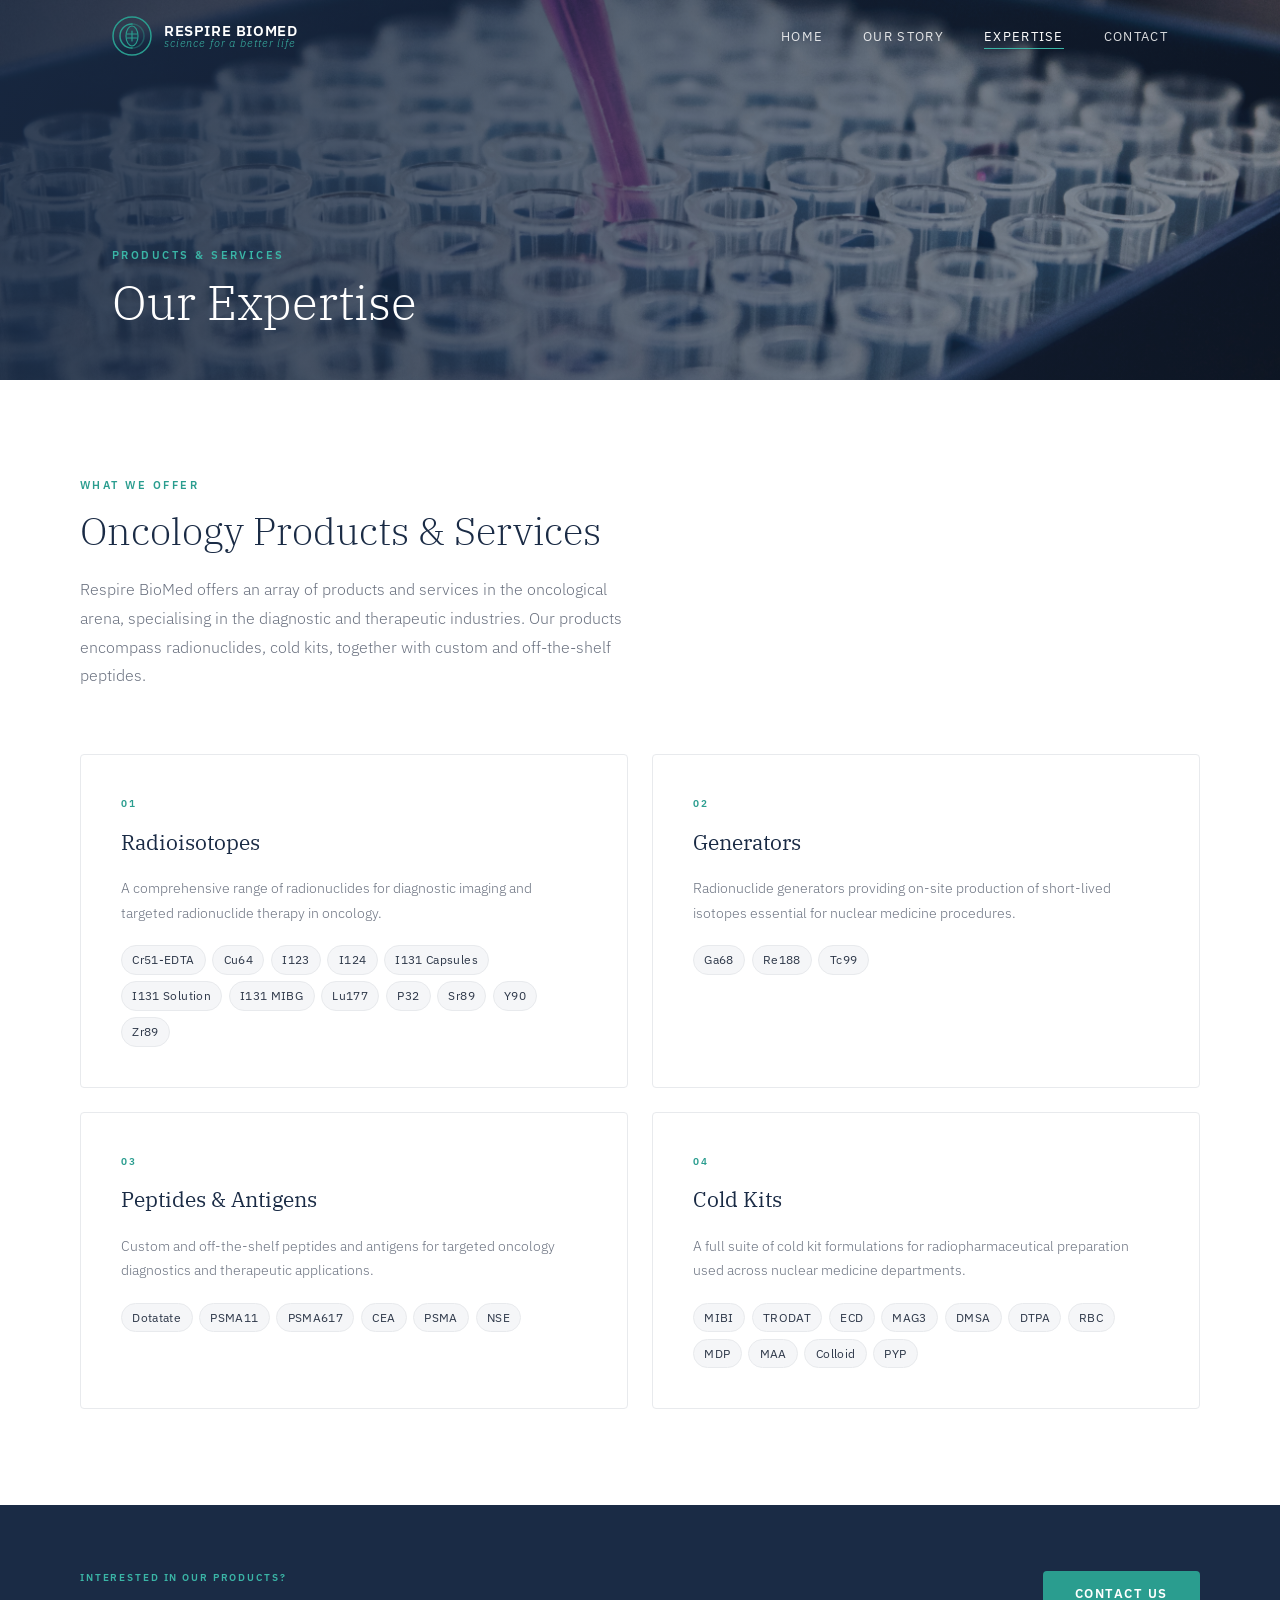
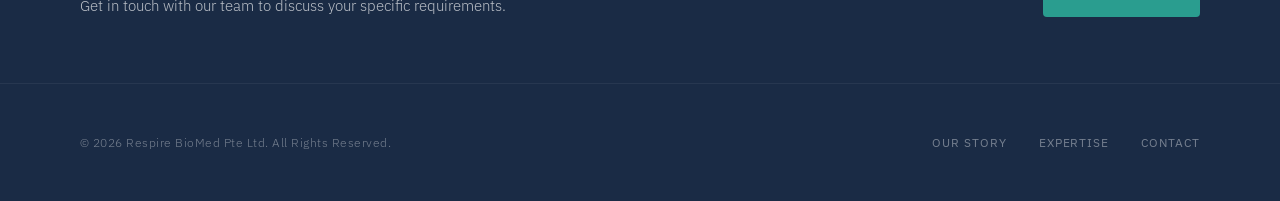
<file: expertise.html>
<!DOCTYPE html>
<html lang="en">
<head>
  <meta charset="UTF-8" />
  <meta name="viewport" content="width=device-width, initial-scale=1.0" />
  <meta name="description" content="Expertise — Respire BioMed offers radioisotopes, generators, peptides, and cold kits for oncology diagnostics and therapeutics." />
  <title>Expertise | Respire BioMed</title>
  <link rel="stylesheet" href="css/style.css" />
</head>
<body>

  <!-- ── Navigation ── -->
  <nav class="nav" aria-label="Main navigation">
    <div class="nav__inner">
      <a href="index.html" class="nav__logo" aria-label="Respire BioMed home">
        <svg class="nav__logo-icon" viewBox="0 0 40 40" fill="none" xmlns="http://www.w3.org/2000/svg" aria-hidden="true">
          <circle cx="20" cy="20" r="19" stroke="#2A9D8F" stroke-width="1.5"/>
          <path d="M20 8 C13 8 8 13.5 8 20 C8 26.5 13 32 20 32" stroke="#2A9D8F" stroke-width="1.5" stroke-linecap="round" fill="none"/>
          <path d="M20 8 C27 8 32 13.5 32 20 C32 26.5 27 32 20 32" stroke="rgba(42,157,143,0.4)" stroke-width="1.5" stroke-linecap="round" fill="none"/>
          <path d="M14 20 C14 14 17 10 20 10 C23 10 26 14 26 20 C26 26 23 30 20 30 C17 30 14 26 14 20Z" stroke="#2A9D8F" stroke-width="1.2" fill="rgba(42,157,143,0.08)"/>
          <line x1="20" y1="15" x2="20" y2="25" stroke="#2A9D8F" stroke-width="1.2" stroke-linecap="round"/>
          <line x1="15.5" y1="18" x2="24.5" y2="18" stroke="#2A9D8F" stroke-width="1.2" stroke-linecap="round"/>
          <line x1="15.5" y1="22" x2="24.5" y2="22" stroke="#2A9D8F" stroke-width="1.2" stroke-linecap="round"/>
        </svg>
        <div class="nav__logo-text">
          <span class="nav__logo-name">Respire BioMed</span>
          <span class="nav__logo-tagline">science for a better life</span>
        </div>
      </a>
      <ul class="nav__links" role="list">
        <li><a href="index.html">Home</a></li>
        <li><a href="our-story.html">Our Story</a></li>
        <li><a href="expertise.html">Expertise</a></li>
        <li><a href="contact.html">Contact</a></li>
      </ul>
      <button class="nav__hamburger" aria-label="Toggle menu" aria-expanded="false">
        <span></span><span></span><span></span>
      </button>
    </div>
  </nav>

  <!-- Mobile Menu -->
  <div class="nav__mobile" role="navigation" aria-label="Mobile navigation">
    <a href="index.html">Home</a>
    <a href="our-story.html">Our Story</a>
    <a href="expertise.html">Expertise</a>
    <a href="contact.html">Contact</a>
  </div>

  <!-- ── Page Hero ── -->
  <header class="page-hero" aria-label="Expertise page header">
    <div class="page-hero__bg" style="background-image: url('images/expertise-hero.jpg');"></div>
    <div class="page-hero__overlay"></div>
    <div class="page-hero__content">
      <p class="page-hero__label">Products &amp; Services</p>
      <h1 class="page-hero__title">Our Expertise</h1>
    </div>
  </header>

  <!-- ── Intro ── -->
  <section class="section" aria-label="Expertise introduction">
    <div class="container">
      <div class="expertise-intro reveal">
        <p class="section__label">What We Offer</p>
        <h2 class="section__title">Oncology Products &amp; Services</h2>
        <p class="section__body">Respire BioMed offers an array of products and services in the oncological arena, specialising in the diagnostic and therapeutic industries. Our products encompass radionuclides, cold kits, together with custom and off-the-shelf peptides.</p>
      </div>

      <!-- ── Product Grid ── -->
      <div class="product-grid" aria-label="Product categories">

        <!-- Radioisotopes -->
        <div class="product-card reveal">
          <p class="product-card__num">01</p>
          <h3 class="product-card__title">Radioisotopes</h3>
          <p class="product-card__desc">A comprehensive range of radionuclides for diagnostic imaging and targeted radionuclide therapy in oncology.</p>
          <div class="product-card__list" aria-label="Radioisotope products">
            <span class="product-tag">Cr51-EDTA</span>
            <span class="product-tag">Cu64</span>
            <span class="product-tag">I123</span>
            <span class="product-tag">I124</span>
            <span class="product-tag">I131 Capsules</span>
            <span class="product-tag">I131 Solution</span>
            <span class="product-tag">I131 MIBG</span>
            <span class="product-tag">Lu177</span>
            <span class="product-tag">P32</span>
            <span class="product-tag">Sr89</span>
            <span class="product-tag">Y90</span>
            <span class="product-tag">Zr89</span>
          </div>
        </div>

        <!-- Generators -->
        <div class="product-card reveal reveal-delay-1">
          <p class="product-card__num">02</p>
          <h3 class="product-card__title">Generators</h3>
          <p class="product-card__desc">Radionuclide generators providing on-site production of short-lived isotopes essential for nuclear medicine procedures.</p>
          <div class="product-card__list" aria-label="Generator products">
            <span class="product-tag">Ga68</span>
            <span class="product-tag">Re188</span>
            <span class="product-tag">Tc99</span>
          </div>
        </div>

        <!-- Peptides and Antigens -->
        <div class="product-card reveal reveal-delay-2">
          <p class="product-card__num">03</p>
          <h3 class="product-card__title">Peptides &amp; Antigens</h3>
          <p class="product-card__desc">Custom and off-the-shelf peptides and antigens for targeted oncology diagnostics and therapeutic applications.</p>
          <div class="product-card__list" aria-label="Peptide and antigen products">
            <span class="product-tag">Dotatate</span>
            <span class="product-tag">PSMA11</span>
            <span class="product-tag">PSMA617</span>
            <span class="product-tag">CEA</span>
            <span class="product-tag">PSMA</span>
            <span class="product-tag">NSE</span>
          </div>
        </div>

        <!-- Cold Kits -->
        <div class="product-card reveal reveal-delay-3">
          <p class="product-card__num">04</p>
          <h3 class="product-card__title">Cold Kits</h3>
          <p class="product-card__desc">A full suite of cold kit formulations for radiopharmaceutical preparation used across nuclear medicine departments.</p>
          <div class="product-card__list" aria-label="Cold kit products">
            <span class="product-tag">MIBI</span>
            <span class="product-tag">TRODAT</span>
            <span class="product-tag">ECD</span>
            <span class="product-tag">MAG3</span>
            <span class="product-tag">DMSA</span>
            <span class="product-tag">DTPA</span>
            <span class="product-tag">RBC</span>
            <span class="product-tag">MDP</span>
            <span class="product-tag">MAA</span>
            <span class="product-tag">Colloid</span>
            <span class="product-tag">PYP</span>
          </div>
        </div>

      </div>
    </div>
  </section>

  <!-- ── CTA Strip ── -->
  <section class="contact-strip reveal" aria-label="Contact call to action">
    <div class="contact-strip__inner">
      <div>
        <p class="contact-strip__item-label">Interested in our products?</p>
        <p style="color:rgba(255,255,255,0.7); font-weight:300; font-size:0.95rem; margin-top:0.4rem;">Get in touch with our team to discuss your specific requirements.</p>
      </div>
      <a href="contact.html" class="btn btn--primary">Contact Us</a>
    </div>
  </section>

  <!-- ── Footer ── -->
  <footer>
    <div class="footer__inner">
      <p class="footer__copy">© 2026 Respire BioMed Pte Ltd. All Rights Reserved.</p>
      <nav class="footer__links" aria-label="Footer navigation">
        <a href="our-story.html">Our Story</a>
        <a href="expertise.html">Expertise</a>
        <a href="contact.html">Contact</a>
      </nav>
    </div>
  </footer>

  <script src="js/main.js"></script>
</body>
</html>
</file>
<file: css/style.css>
/* ============================================================
   Respire BioMed — style.css
   IBM Plex Sans | Light clinical aesthetic
   ============================================================ */

@import url('https://fonts.googleapis.com/css2?family=IBM+Plex+Sans:ital,wght@0,300;0,400;0,600;1,300&family=IBM+Plex+Serif:wght@300;400&display=swap');

/* ── CSS Variables ────────────────────────────────────────── */
:root {
  --navy:       #1A2B45;
  --teal:       #2A9D8F;
  --teal-light: #3AB5A6;
  --white:      #FFFFFF;
  --grey-50:    #F5F6F8;
  --grey-100:   #E8EAED;
  --grey-300:   #B0B7C3;
  --grey-600:   #6B7280;
  --grey-800:   #2D3748;
  --font-main:  'IBM Plex Sans', sans-serif;
  --font-serif: 'IBM Plex Serif', serif;
  --shadow-sm:  0 1px 3px rgba(0,0,0,0.08);
  --shadow-md:  0 4px 16px rgba(0,0,0,0.10);
  --shadow-lg:  0 8px 32px rgba(0,0,0,0.14);
  --radius:     4px;
  --transition: 0.3s ease;
  --max-width:  1120px;
}

/* ── Reset ────────────────────────────────────────────────── */
*, *::before, *::after { box-sizing: border-box; margin: 0; padding: 0; }
html { scroll-behavior: smooth; font-size: 16px; }
body {
  font-family: var(--font-main);
  font-weight: 400;
  color: var(--grey-800);
  background: var(--white);
  line-height: 1.7;
  -webkit-font-smoothing: antialiased;
}
img { max-width: 100%; display: block; }
a { text-decoration: none; color: inherit; }
ul { list-style: none; }

/* ── Navigation ───────────────────────────────────────────── */
.nav {
  position: fixed;
  top: 0; left: 0; right: 0;
  z-index: 1000;
  background: transparent;
  transition: background var(--transition), box-shadow var(--transition);
  height: 72px;
}
.nav.scrolled {
  background: var(--white);
  box-shadow: var(--shadow-sm);
}
.nav__inner {
  max-width: var(--max-width);
  margin: 0 auto;
  padding: 0 2rem;
  height: 100%;
  display: flex;
  align-items: center;
  justify-content: space-between;
}
.nav__logo {
  display: flex;
  align-items: center;
  gap: 0.75rem;
  text-decoration: none;
}
.nav__logo-icon {
  width: 40px;
  height: 40px;
  flex-shrink: 0;
}
.nav__logo-text {
  display: flex;
  flex-direction: column;
  line-height: 1.1;
}
.nav__logo-name {
  font-size: 0.95rem;
  font-weight: 600;
  color: var(--white);
  letter-spacing: 0.04em;
  text-transform: uppercase;
  transition: color var(--transition);
}
.nav__logo-tagline {
  font-size: 0.68rem;
  font-weight: 300;
  color: var(--teal-light);
  letter-spacing: 0.08em;
  font-style: italic;
  transition: color var(--transition);
}
.nav.scrolled .nav__logo-name  { color: var(--navy); }
.nav.scrolled .nav__logo-tagline { color: var(--teal); }

.nav__links {
  display: flex;
  gap: 2.5rem;
  align-items: center;
}
.nav__links a {
  font-size: 0.82rem;
  font-weight: 400;
  letter-spacing: 0.1em;
  text-transform: uppercase;
  color: rgba(255,255,255,0.85);
  position: relative;
  padding-bottom: 4px;
  transition: color var(--transition);
}
.nav__links a::after {
  content: '';
  position: absolute;
  bottom: 0; left: 0;
  width: 0; height: 1px;
  background: var(--teal-light);
  transition: width var(--transition);
}
.nav__links a:hover,
.nav__links a.active { color: var(--white); }
.nav__links a:hover::after,
.nav__links a.active::after { width: 100%; }

.nav.scrolled .nav__links a { color: var(--grey-600); }
.nav.scrolled .nav__links a:hover,
.nav.scrolled .nav__links a.active { color: var(--navy); }
.nav.scrolled .nav__links a::after { background: var(--teal); }

/* Hamburger */
.nav__hamburger {
  display: none;
  flex-direction: column;
  gap: 5px;
  background: none;
  border: none;
  cursor: pointer;
  padding: 4px;
}
.nav__hamburger span {
  display: block;
  width: 24px; height: 2px;
  background: var(--white);
  border-radius: 2px;
  transition: all var(--transition);
}
.nav.scrolled .nav__hamburger span { background: var(--navy); }
.nav__hamburger.open span:nth-child(1) { transform: translateY(7px) rotate(45deg); }
.nav__hamburger.open span:nth-child(2) { opacity: 0; }
.nav__hamburger.open span:nth-child(3) { transform: translateY(-7px) rotate(-45deg); }

/* Mobile menu */
.nav__mobile {
  display: none;
  position: fixed;
  top: 72px; left: 0; right: 0;
  background: var(--white);
  box-shadow: var(--shadow-md);
  padding: 1.5rem 2rem;
  flex-direction: column;
  gap: 1.25rem;
  z-index: 999;
}
.nav__mobile.open { display: flex; }
.nav__mobile a {
  font-size: 0.9rem;
  font-weight: 400;
  letter-spacing: 0.08em;
  text-transform: uppercase;
  color: var(--navy);
  padding-bottom: 0.75rem;
  border-bottom: 1px solid var(--grey-100);
}
.nav__mobile a:last-child { border-bottom: none; }

/* ── Hero ─────────────────────────────────────────────────── */
.hero {
  position: relative;
  height: 100vh;
  min-height: 600px;
  display: flex;
  align-items: center;
  justify-content: center;
  overflow: hidden;
}
.hero__bg {
  position: absolute;
  inset: 0;
  background-size: cover;
  background-position: center;
  transform: scale(1.05);
  transition: transform 8s ease;
}
.hero__bg.loaded { transform: scale(1); }
.hero__overlay {
  position: absolute;
  inset: 0;
  background: linear-gradient(
    135deg,
    rgba(26, 43, 69, 0.82) 0%,
    rgba(26, 43, 69, 0.60) 50%,
    rgba(42, 157, 143, 0.35) 100%
  );
}
.hero__content {
  position: relative;
  z-index: 2;
  text-align: center;
  padding: 0 1.5rem;
  max-width: 760px;
}
.hero__eyebrow {
  font-size: 0.75rem;
  font-weight: 400;
  letter-spacing: 0.25em;
  text-transform: uppercase;
  color: var(--teal-light);
  margin-bottom: 1.25rem;
  opacity: 0;
  transform: translateY(20px);
  animation: fadeUp 0.8s ease 0.3s forwards;
}
.hero__title {
  font-family: var(--font-serif);
  font-size: clamp(2.2rem, 5vw, 3.8rem);
  font-weight: 300;
  color: var(--white);
  line-height: 1.2;
  letter-spacing: -0.01em;
  margin-bottom: 1.5rem;
  opacity: 0;
  transform: translateY(20px);
  animation: fadeUp 0.8s ease 0.5s forwards;
}
.hero__title em {
  font-style: italic;
  color: var(--teal-light);
}
.hero__sub {
  font-size: 1rem;
  font-weight: 300;
  color: rgba(255,255,255,0.80);
  letter-spacing: 0.05em;
  margin-bottom: 2.5rem;
  opacity: 0;
  transform: translateY(20px);
  animation: fadeUp 0.8s ease 0.7s forwards;
}
.hero__cta {
  display: inline-flex;
  gap: 1rem;
  flex-wrap: wrap;
  justify-content: center;
  opacity: 0;
  transform: translateY(20px);
  animation: fadeUp 0.8s ease 0.9s forwards;
}
.hero__scroll {
  position: absolute;
  bottom: 2rem;
  left: 50%;
  transform: translateX(-50%);
  z-index: 2;
  display: flex;
  flex-direction: column;
  align-items: center;
  gap: 0.5rem;
  color: rgba(255,255,255,0.5);
  font-size: 0.65rem;
  letter-spacing: 0.15em;
  text-transform: uppercase;
  animation: bounce 2s ease infinite;
}
.hero__scroll svg { width: 20px; height: 20px; }

/* ── Buttons ──────────────────────────────────────────────── */
.btn {
  display: inline-block;
  padding: 0.75rem 2rem;
  font-family: var(--font-main);
  font-size: 0.8rem;
  font-weight: 600;
  letter-spacing: 0.12em;
  text-transform: uppercase;
  border-radius: var(--radius);
  cursor: pointer;
  transition: all var(--transition);
  border: none;
}
.btn--primary {
  background: var(--teal);
  color: var(--white);
}
.btn--primary:hover {
  background: var(--teal-light);
  transform: translateY(-2px);
  box-shadow: 0 6px 20px rgba(42,157,143,0.35);
}
.btn--outline {
  background: transparent;
  color: var(--white);
  border: 1px solid rgba(255,255,255,0.5);
}
.btn--outline:hover {
  border-color: var(--white);
  background: rgba(255,255,255,0.1);
  transform: translateY(-2px);
}
.btn--dark {
  background: var(--navy);
  color: var(--white);
}
.btn--dark:hover {
  background: #243c5e;
  transform: translateY(-2px);
  box-shadow: var(--shadow-md);
}

/* ── Section Shared ───────────────────────────────────────── */
.section {
  padding: 6rem 2rem;
}
.section--grey { background: var(--grey-50); }
.section--navy {
  background: var(--navy);
  color: var(--white);
}
.container {
  max-width: var(--max-width);
  margin: 0 auto;
}
.section__label {
  font-size: 0.7rem;
  font-weight: 600;
  letter-spacing: 0.22em;
  text-transform: uppercase;
  color: var(--teal);
  margin-bottom: 0.75rem;
}
.section--navy .section__label { color: var(--teal-light); }
.section__title {
  font-family: var(--font-serif);
  font-size: clamp(1.6rem, 3vw, 2.4rem);
  font-weight: 300;
  color: var(--navy);
  line-height: 1.25;
  margin-bottom: 1.25rem;
}
.section--navy .section__title { color: var(--white); }
.section__body {
  font-size: 1rem;
  font-weight: 300;
  color: var(--grey-600);
  max-width: 560px;
  line-height: 1.8;
}
.section--navy .section__body { color: rgba(255,255,255,0.7); }

/* ── Home: Cards ──────────────────────────────────────────── */
.cards {
  display: grid;
  grid-template-columns: 1fr 1fr;
  gap: 2px;
  margin-top: 0;
}
.card {
  position: relative;
  overflow: hidden;
  aspect-ratio: 4/3;
  cursor: pointer;
}
.card__img {
  width: 100%;
  height: 100%;
  object-fit: cover;
  transition: transform 0.6s ease;
}
.card:hover .card__img { transform: scale(1.05); }
.card__overlay {
  position: absolute;
  inset: 0;
  background: linear-gradient(to top, rgba(26,43,69,0.85) 0%, rgba(26,43,69,0.2) 60%, transparent 100%);
  display: flex;
  flex-direction: column;
  justify-content: flex-end;
  padding: 2rem;
  transition: background var(--transition);
}
.card:hover .card__overlay {
  background: linear-gradient(to top, rgba(26,43,69,0.92) 0%, rgba(26,43,69,0.4) 60%, rgba(42,157,143,0.1) 100%);
}
.card__label {
  font-size: 0.65rem;
  font-weight: 600;
  letter-spacing: 0.2em;
  text-transform: uppercase;
  color: var(--teal-light);
  margin-bottom: 0.4rem;
}
.card__title {
  font-family: var(--font-serif);
  font-size: 1.5rem;
  font-weight: 300;
  color: var(--white);
  margin-bottom: 1rem;
}
.card__arrow {
  display: inline-flex;
  align-items: center;
  gap: 0.5rem;
  font-size: 0.75rem;
  font-weight: 600;
  letter-spacing: 0.1em;
  text-transform: uppercase;
  color: var(--teal-light);
  transform: translateX(-8px);
  opacity: 0;
  transition: all var(--transition);
}
.card__arrow svg { width: 16px; height: 16px; }
.card:hover .card__arrow { transform: translateX(0); opacity: 1; }

/* ── Home: Contact Strip ──────────────────────────────────── */
.contact-strip {
  background: var(--navy);
  padding: 4rem 2rem;
}
.contact-strip__inner {
  max-width: var(--max-width);
  margin: 0 auto;
  display: flex;
  align-items: center;
  justify-content: space-between;
  gap: 2rem;
  flex-wrap: wrap;
}
.contact-strip__info {
  display: flex;
  gap: 3rem;
  flex-wrap: wrap;
}
.contact-strip__item {
  display: flex;
  flex-direction: column;
  gap: 0.25rem;
}
.contact-strip__item-label {
  font-size: 0.65rem;
  font-weight: 600;
  letter-spacing: 0.18em;
  text-transform: uppercase;
  color: var(--teal-light);
}
.contact-strip__item-value {
  font-size: 0.9rem;
  font-weight: 300;
  color: rgba(255,255,255,0.85);
}
.contact-strip__item-value a {
  color: rgba(255,255,255,0.85);
  transition: color var(--transition);
}
.contact-strip__item-value a:hover { color: var(--teal-light); }

/* ── Page Hero (inner pages) ──────────────────────────────── */
.page-hero {
  position: relative;
  height: 380px;
  display: flex;
  align-items: flex-end;
  overflow: hidden;
}
.page-hero__bg {
  position: absolute;
  inset: 0;
  background-size: cover;
  background-position: center;
}
.page-hero__overlay {
  position: absolute;
  inset: 0;
  background: linear-gradient(
    to right,
    rgba(26,43,69,0.88) 0%,
    rgba(26,43,69,0.50) 100%
  );
}
.page-hero__content {
  position: relative;
  z-index: 2;
  max-width: var(--max-width);
  margin: 0 auto;
  width: 100%;
  padding: 0 2rem 3rem;
}
.page-hero__label {
  font-size: 0.7rem;
  font-weight: 600;
  letter-spacing: 0.22em;
  text-transform: uppercase;
  color: var(--teal-light);
  margin-bottom: 0.6rem;
}
.page-hero__title {
  font-family: var(--font-serif);
  font-size: clamp(2rem, 4vw, 3rem);
  font-weight: 300;
  color: var(--white);
  line-height: 1.2;
}

/* ── Our Story ────────────────────────────────────────────── */
.story-grid {
  display: grid;
  grid-template-columns: 1fr 1fr;
  gap: 5rem;
  align-items: center;
}
.story-img {
  position: relative;
}
.story-img img {
  width: 100%;
  height: 520px;
  object-fit: cover;
  border-radius: var(--radius);
}
.story-text { padding: 1rem 0; }
.story-text p {
  font-size: 1rem;
  font-weight: 300;
  color: var(--grey-600);
  line-height: 1.9;
  margin-bottom: 1.25rem;
}
.story-text p:last-child { margin-bottom: 0; }

/* ── Values Strip ─────────────────────────────────────────── */
.values {
  display: grid;
  grid-template-columns: repeat(3, 1fr);
  gap: 0;
  border-top: 1px solid var(--grey-100);
  border-bottom: 1px solid var(--grey-100);
}
.value {
  padding: 3rem 2rem;
  border-right: 1px solid var(--grey-100);
  text-align: center;
}
.value:last-child { border-right: none; }
.value__icon {
  width: 48px; height: 48px;
  margin: 0 auto 1.25rem;
  color: var(--teal);
}
.value__title {
  font-size: 0.8rem;
  font-weight: 600;
  letter-spacing: 0.1em;
  text-transform: uppercase;
  color: var(--navy);
  margin-bottom: 0.6rem;
}
.value__text {
  font-size: 0.9rem;
  font-weight: 300;
  color: var(--grey-600);
  line-height: 1.7;
}

/* ── Expertise ────────────────────────────────────────────── */
.expertise-intro {
  max-width: 700px;
  margin-bottom: 4rem;
}
.product-grid {
  display: grid;
  grid-template-columns: repeat(2, 1fr);
  gap: 1.5rem;
}
.product-card {
  background: var(--white);
  border: 1px solid var(--grey-100);
  border-radius: var(--radius);
  padding: 2.5rem;
  transition: box-shadow var(--transition), transform var(--transition);
  position: relative;
  overflow: hidden;
}
.product-card::before {
  content: '';
  position: absolute;
  top: 0; left: 0;
  width: 3px; height: 0;
  background: var(--teal);
  transition: height 0.4s ease;
}
.product-card:hover { box-shadow: var(--shadow-md); transform: translateY(-3px); }
.product-card:hover::before { height: 100%; }
.product-card__num {
  font-size: 0.65rem;
  font-weight: 600;
  letter-spacing: 0.2em;
  color: var(--teal);
  margin-bottom: 0.75rem;
}
.product-card__title {
  font-family: var(--font-serif);
  font-size: 1.3rem;
  font-weight: 400;
  color: var(--navy);
  margin-bottom: 1rem;
}
.product-card__desc {
  font-size: 0.9rem;
  font-weight: 300;
  color: var(--grey-600);
  margin-bottom: 1.25rem;
  line-height: 1.7;
}
.product-card__list {
  display: flex;
  flex-wrap: wrap;
  gap: 0.4rem;
}
.product-tag {
  background: var(--grey-50);
  border: 1px solid var(--grey-100);
  color: var(--grey-800);
  font-size: 0.72rem;
  font-weight: 400;
  padding: 0.25rem 0.65rem;
  border-radius: 2rem;
  letter-spacing: 0.03em;
  transition: all var(--transition);
}
.product-card:hover .product-tag {
  background: rgba(42,157,143,0.08);
  border-color: rgba(42,157,143,0.3);
  color: var(--teal);
}

/* ── Contact ──────────────────────────────────────────────── */
.contact-grid {
  display: grid;
  grid-template-columns: 1fr 1.4fr;
  gap: 5rem;
  align-items: start;
}
.contact-info { padding-top: 0.5rem; }
.contact-info__title {
  font-family: var(--font-serif);
  font-size: 1.4rem;
  font-weight: 300;
  color: var(--navy);
  margin-bottom: 0.5rem;
}
.contact-info__sub {
  font-size: 0.9rem;
  font-weight: 300;
  color: var(--grey-600);
  margin-bottom: 2.5rem;
  line-height: 1.7;
}
.contact-detail {
  display: flex;
  gap: 1rem;
  margin-bottom: 1.75rem;
  align-items: flex-start;
}
.contact-detail__icon {
  width: 40px; height: 40px;
  background: rgba(42,157,143,0.1);
  border-radius: 50%;
  display: flex;
  align-items: center;
  justify-content: center;
  flex-shrink: 0;
  color: var(--teal);
}
.contact-detail__icon svg { width: 18px; height: 18px; }
.contact-detail__label {
  font-size: 0.65rem;
  font-weight: 600;
  letter-spacing: 0.15em;
  text-transform: uppercase;
  color: var(--grey-300);
  margin-bottom: 0.2rem;
}
.contact-detail__value {
  font-size: 0.9rem;
  font-weight: 400;
  color: var(--grey-800);
  line-height: 1.5;
}
.contact-detail__value a {
  color: var(--teal);
  transition: color var(--transition);
}
.contact-detail__value a:hover { color: var(--teal-light); }

/* Contact Form */
.contact-form { background: var(--grey-50); padding: 2.5rem; border-radius: var(--radius); }
.form-group { margin-bottom: 1.5rem; }
.form-group label {
  display: block;
  font-size: 0.72rem;
  font-weight: 600;
  letter-spacing: 0.12em;
  text-transform: uppercase;
  color: var(--navy);
  margin-bottom: 0.5rem;
}
.form-group input,
.form-group textarea {
  width: 100%;
  padding: 0.85rem 1rem;
  font-family: var(--font-main);
  font-size: 0.9rem;
  font-weight: 300;
  color: var(--grey-800);
  background: var(--white);
  border: 1px solid var(--grey-100);
  border-radius: var(--radius);
  outline: none;
  transition: border-color var(--transition), box-shadow var(--transition);
  -webkit-appearance: none;
  appearance: none;
}
.form-group input:focus,
.form-group textarea:focus {
  border-color: var(--teal);
  box-shadow: 0 0 0 3px rgba(42,157,143,0.12);
}
.form-group textarea { min-height: 140px; resize: vertical; }
.form-row { display: grid; grid-template-columns: 1fr 1fr; gap: 1rem; }
.form-success {
  display: none;
  text-align: center;
  padding: 2rem;
  color: var(--teal);
  font-size: 1rem;
  font-weight: 300;
}
.form-success svg { width: 48px; height: 48px; margin: 0 auto 1rem; }

/* ── Footer ───────────────────────────────────────────────── */
footer {
  background: var(--navy);
  padding: 3rem 2rem;
  border-top: 1px solid rgba(255,255,255,0.06);
}
.footer__inner {
  max-width: var(--max-width);
  margin: 0 auto;
  display: flex;
  align-items: center;
  justify-content: space-between;
  gap: 1.5rem;
  flex-wrap: wrap;
}
.footer__copy {
  font-size: 0.78rem;
  font-weight: 300;
  color: rgba(255,255,255,0.4);
  letter-spacing: 0.04em;
}
.footer__links {
  display: flex;
  gap: 2rem;
}
.footer__links a {
  font-size: 0.75rem;
  font-weight: 400;
  letter-spacing: 0.08em;
  text-transform: uppercase;
  color: rgba(255,255,255,0.4);
  transition: color var(--transition);
}
.footer__links a:hover { color: var(--teal-light); }

/* ── Scroll Animations ────────────────────────────────────── */
.reveal {
  opacity: 0;
  transform: translateY(28px);
  transition: opacity 0.7s ease, transform 0.7s ease;
}
.reveal.visible {
  opacity: 1;
  transform: translateY(0);
}
.reveal-delay-1 { transition-delay: 0.1s; }
.reveal-delay-2 { transition-delay: 0.2s; }
.reveal-delay-3 { transition-delay: 0.3s; }
.reveal-delay-4 { transition-delay: 0.4s; }

/* ── Keyframes ────────────────────────────────────────────── */
@keyframes fadeUp {
  to { opacity: 1; transform: translateY(0); }
}
@keyframes bounce {
  0%, 100% { transform: translateX(-50%) translateY(0); }
  50%       { transform: translateX(-50%) translateY(6px); }
}

/* ── Responsive ───────────────────────────────────────────── */
@media (max-width: 900px) {
  .nav__links { display: none; }
  .nav__hamburger { display: flex; }
  .cards { grid-template-columns: 1fr; }
  .story-grid { grid-template-columns: 1fr; gap: 3rem; }
  .story-img__accent { display: none; }
  .story-img img { height: 360px; }
  .values { grid-template-columns: 1fr; }
  .value { border-right: none; border-bottom: 1px solid var(--grey-100); }
  .value:last-child { border-bottom: none; }
  .product-grid { grid-template-columns: 1fr; }
  .contact-grid { grid-template-columns: 1fr; gap: 3rem; }
  .form-row { grid-template-columns: 1fr; }
  .contact-strip__inner { flex-direction: column; align-items: flex-start; }
}
@media (max-width: 600px) {
  .section { padding: 4rem 1.25rem; }
  .page-hero { height: 280px; }
  .hero__title { font-size: 2rem; }
  .contact-form { padding: 1.5rem; }
  .footer__inner { flex-direction: column; text-align: center; }
  .footer__links { justify-content: center; }
}
</file>
